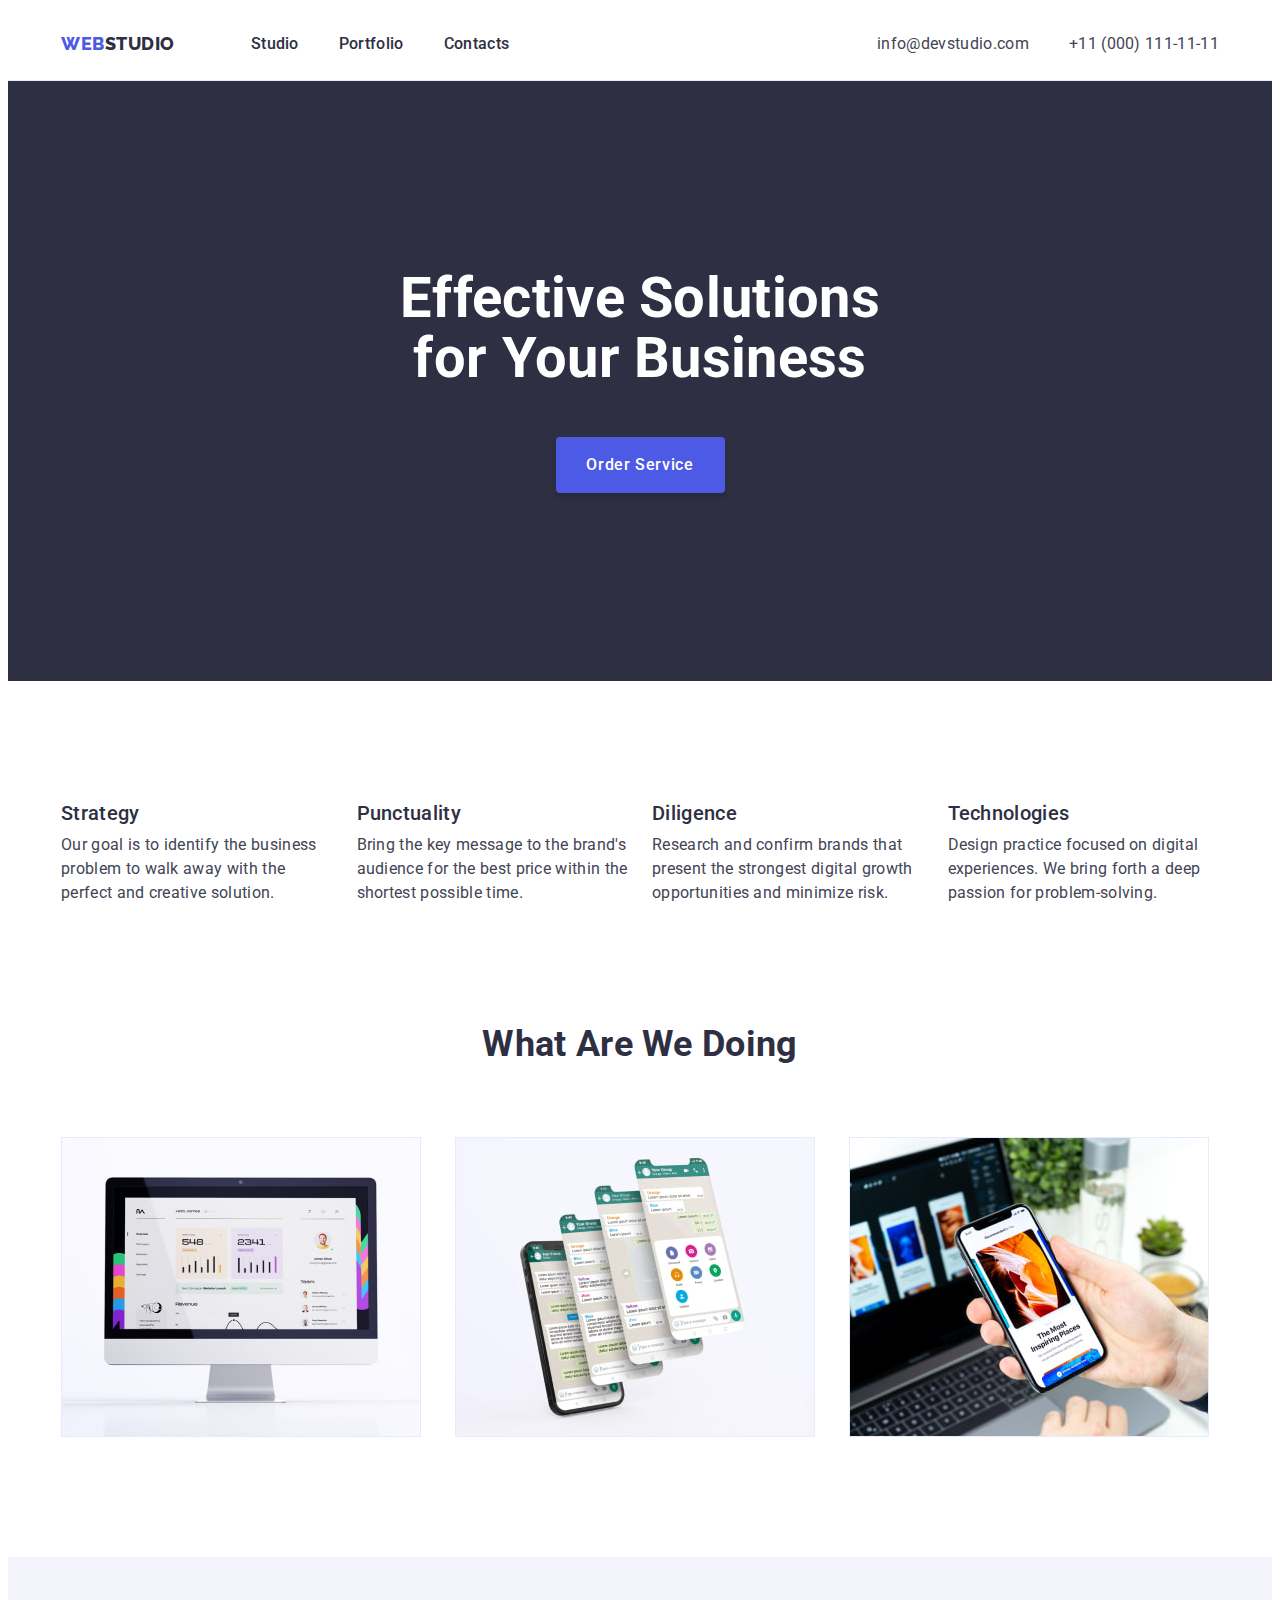
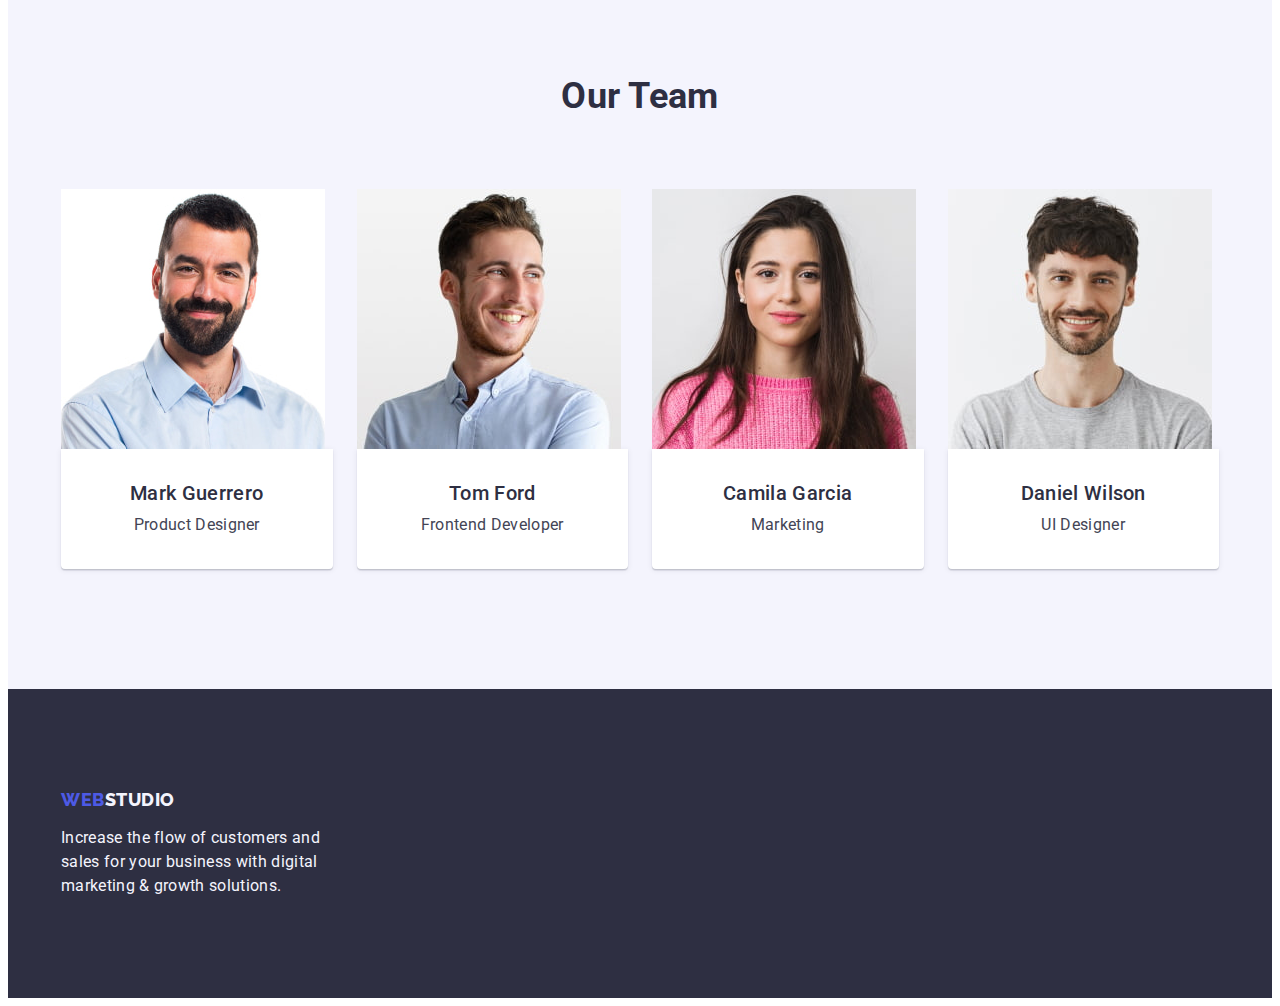
<file: index.html>
<!DOCTYPE html>
<html lang="en">
  <head>
    <meta charset="UTF-8" />
    <meta http-equiv="X-UA-Compatible" content="IE=edge" />
    <meta name="viewport" content="width=device-width, initial-scale=1.0" />
    <title>HOMEWORK</title>
    <!--Основные шрифты-->
    <link rel="preconnect" href="https://fonts.googleapis.com" />
    <link rel="preconnect" href="https://fonts.gstatic.com" crossorigin />
    <link
      href="https://fonts.googleapis.com/css2?family=Raleway:wght@700&family=Roboto:wght@400;500;700;900&display=swap"
      rel="stylesheet"
    />
    <!-- Normalize -->
    <link
      rel="stylesheet"
      href="https://cdnjs.cloudflare.com/ajax/libs/modern-normalize/1.1.0/modern-normalize.min.css"
      integrity="sha512-wpPYUAdjBVSE4KJnH1VR1HeZfpl1ub8YT/NKx4PuQ5NmX2tKuGu6U/JRp5y+Y8XG2tV+wKQpNHVUX03MfMFn9Q=="
      crossorigin="anonymous"
      referrerpolicy="no-referrer"
    />
    <!--Касстомные стили-->
    <link rel="stylesheet" href="./css/styles.css" />
  </head>
  <body>
    <!--секция хедер-->
    <header class="header">
      <div class="header-container container">
        <!--главная навигация-->
        <nav class="nav">
          <a class="logo-ferst link" href="/index.html"
            >WEB<span class="logo-secondary">STUDIO</span></a
          >
          <ul class="nav-list list">
            <li class="nav-item"><a class="nav-link link" href="./index.html">Studio</a></li>
            <li class="nav-item"><a class="nav-link link" href="./portfolio.html">Portfolio</a></li>
            <li class="nav-item"><a class="nav-link link" href="">Contacts</a></li>
          </ul>
        </nav>

        <address class="contacts">
          <ul class="header-list list">
            <li class="header-item">
              <a class="header-contacts link" href="mailto:info@devstudio.com"
                >info@devstudio.com</a
              >
            </li>
            <li class="header-item">
              <a class="header-contacts link" href="tel:+11(000)111-11-11"
                >+11 (000) 111-11-11</a
              ></li
            >
          </ul>
        </address>
      </div>
    </header>
    <!--Уникальный контент-->
    <main>
      <!--Секция Герой-->
      <section class="hero section">
        <div class="hero-container container">
          <h1 class="hero-title"
            >Effective Solutions<br />
            for Your Business</h1
          >
          <button class="hero-button" type="button">Order Service</button>
        </div>
      </section>
      <!--Секция О нас-->
      <section class="about section">
        <div class="container">
          <h2 class="visually-hidden">About us</h2>
          <ul class="about-list list">
            <li class="about-item">
              <h3 class="about-title">Strategy</h3>
              <p class="about-text"
                >Our goal is to identify the business problem to walk away with the perfect and
                creative solution.
              </p>
            </li>
            <li class="about-item">
              <h3 class="about-title">Punctuality</h3>
              <p class="about-text"
                >Bring the key message to the brand's audience for the best price within the
                shortest possible time.</p
              >
            </li>
            <li class="about-item">
              <h3 class="about-title">Diligence</h3>
              <p class="about-text"
                >Research and confirm brands that present the strongest digital growth opportunities
                and minimize risk.</p
              >
            </li>
            <li class="about-item">
              <h3 class="about-title">Technologies</h3>
              <p class="about-text"
                >Design practice focused on digital experiences. We bring forth a deep passion for
                problem-solving.</p
              >
            </li>
          </ul>
        </div>
      </section>

      <section class="work section">
        <div class="container">
          <h2 class="work-title">What are we doing</h2>
          <ul class="work-list list">
            <li class="work-item"><img src="./images/img1.jpg" alt="кодинг" width="360" /></li>
            <li class="work-item"
              ><img src="./images/img2.jpg" alt="ноутбук з презентацією" width="360"
            /></li>
            <li class="work-item"
              ><img src="./images/img3.jpg" alt="палітра кольорів" width="360"
            /></li>
          </ul>
        </div>
      </section>
      <!--Секция Наша команда-->
      <section class="team section">
        <div class="container">
          <h2 class="team-title">Our Team</h2>
          <ul class="team-list list">
            <li class="team-item">
              <img
                class="team-image"
                src="./images/img4.jpg"
                alt="фото Ігор Дем'яненко"
                width="264"
              />
              <div class="team-info">
                <h3 class="team-title-name">Mark Guerrero</h3>
                <p class="team-text">Product Designer</p>
              </div>
            </li>
            <li class="team-item">
              <img class="team-image" src="./images/img5.jpg" alt="фото Ольга Рєпіна" width="264" />
              <div class="team-info">
                <h3 class="team-title-name">Tom Ford</h3>
                <p class="team-text">Frontend Developer</p>
              </div>
            </li>
            <li class="team-item">
              <img
                class="team-image"
                src="./images/img6.jpg"
                alt="фото Микола Тарасов"
                width="264"
              />
              <div class="team-info">
                <h3 class="team-title-name">Camila Garcia</h3>
                <p class="team-text">Marketing</p>
              </div>
            </li>
            <li class="team-item">
              <img
                class="team-image"
                src="./images/img7.jpg"
                alt="фото Михайло Єрмаков"
                width="264"
              />
              <div class="team-info">
                <h3 class="team-title-name">Daniel Wilson</h3>
                <p class="team-text">UI Designer</p>
              </div>
            </li>
          </ul>
        </div>
      </section>
    </main>
    <!--Секция футер-->
    <footer class="footer">
      <div class="container">
        <a class="footer-logo link" href="/index.html"
          >WEB<span class="footer-logo-secondary">STUDIO</span></a
        >
        <p class="footer-text"
          >Increase the flow of customers and sales for your business with digital marketing &
          growth solutions.</p
        >
      </div>
    </footer>
  </body>
</html>
</file>
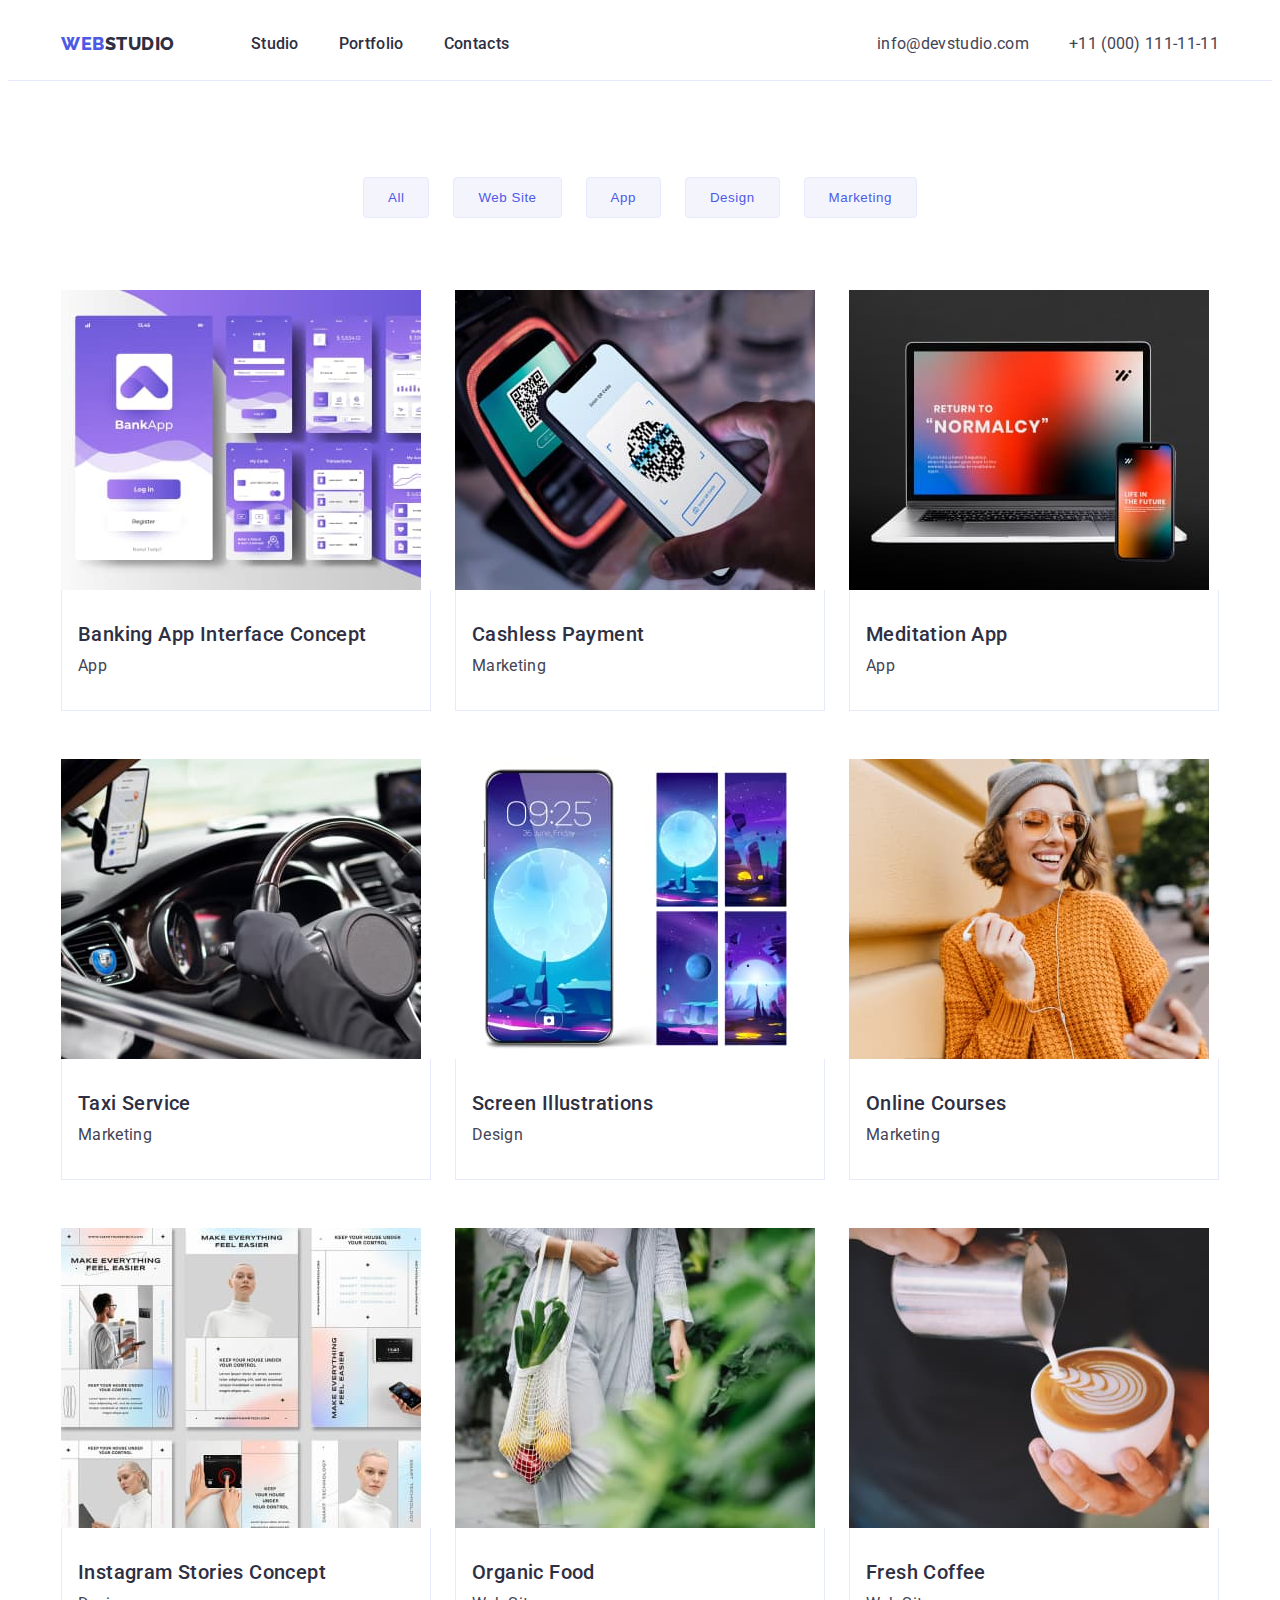
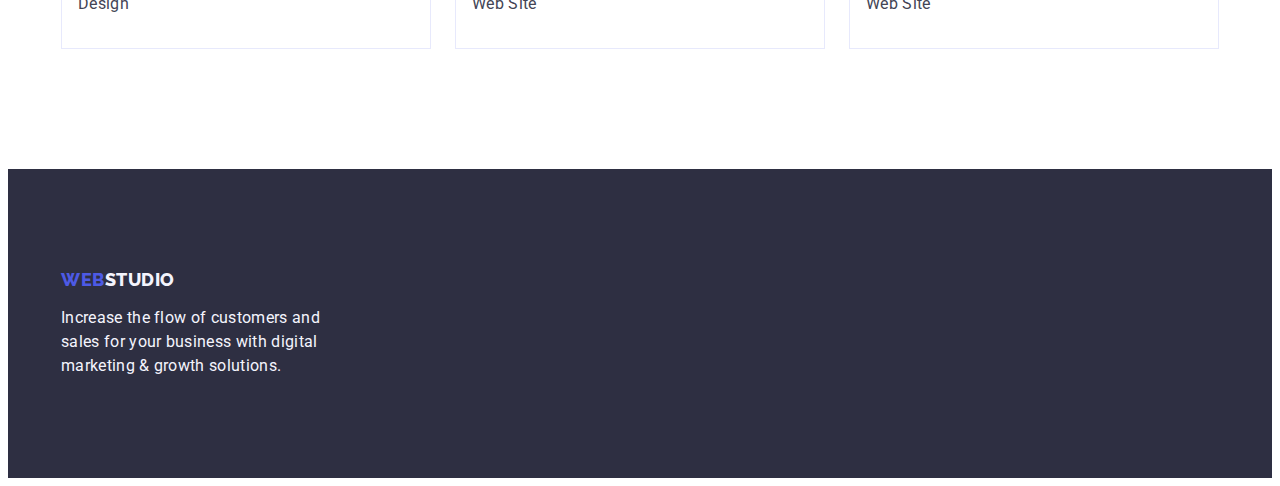
<file: portfolio.html>
<!DOCTYPE html>
<html lang="ru">
<head>
    <meta charset="UTF-8">
    <meta http-equiv="X-UA-Compatible" content="IE=edge">
    <meta name="viewport" content="width=device-width, initial-scale=1.0">
    <title>HOMEWORK</title>
    <!--Основные шрифты-->
    <link rel="preconnect" href="https://fonts.googleapis.com">
    <link rel="preconnect" href="https://fonts.gstatic.com" crossorigin>
    <link href="https://fonts.googleapis.com/css2?family=Raleway:wght@700&family=Roboto:wght@400;500;700;900&display=swap"
        rel="stylesheet">
  <!-- Normalize -->
    <link
      rel="stylesheet"
      href="https://cdnjs.cloudflare.com/ajax/libs/modern-normalize/1.1.0/modern-normalize.min.css"
      integrity="sha512-wpPYUAdjBVSE4KJnH1VR1HeZfpl1ub8YT/NKx4PuQ5NmX2tKuGu6U/JRp5y+Y8XG2tV+wKQpNHVUX03MfMFn9Q=="
      crossorigin="anonymous"
      referrerpolicy="no-referrer"
    />
    <!--Касстомные стили-->
    <link rel="stylesheet" href="./css/styles.css">
    
</head>
<body>
    <!--секция хедер-->
    <header class="header">
        <div class="header-container container">

    <!--главная навигация-->
        <nav class="nav">
            <a class="logo-ferst link" href="/index.html">WEB<span class="logo-secondary">STUDIO</span></a> 
            
            <ul class="nav-list list">
                <li class="nav-item"><a class="nav-link link" href="./index.html">Studio</a></li>
                <li class="nav-item"><a class="nav-link link" href="./portfolio.html">Portfolio</a></li>
                <li class="nav-item"><a class="nav-link link" href="">Contacts</a></li>
            </ul>
        </nav>

       <address class="contacts">
         <ul class="header-list list">
            <li class="header-item"> <a class="header-contacts link" href="mailto:info@devstudio.com">info@devstudio.com</a> </li>
            <li class="header-item"> <a class="header-contacts link" href="tel:+11(000)111-11-11">+11 (000) 111-11-11</a></li>
        </ul>
       </address>
        </div>
    
    </header>

    <!-- Уникальный контент страницы -->
    <main>
        <!--Секция фильтр-->
        <section class="filter section">
            <div class="container">
                <h1 class="visually-hidden">Portfolio</h1>
                <ul class="filter-list list">
                    <li class="filter-item"><button class="filter-button" type="button">All</button></li>
                    <li class="filter-item"><button class="filter-button" type="button">Web Site</button></li>
                    <li class="filter-item"><button class="filter-button" type="button">App</button></li>
                    <li class="filter-item"><button class="filter-button" type="button">Design</button></li>
                    <li class="filter-item"><button class="filter-button" type="button">Marketing</button></li>
                </ul>
        
                <ul class="portfolio-list list">
                    <li class="portfolio-item">
                        <a class="portfolio-link link" href="">
                        <img src="./images/img-1.jpg" alt="Banking App" width="360">
                        <div class="portfolio-block">
                            <h2 class="portfolio-title">Banking App Interface Concept</h2>
                            <p class="portfolio-text">App</p>
                        </div>
                        </a>    
                    </li>
                    <li class="portfolio-item">
                        <a class="portfolio-link link" href="">
                        <img src="./images/img-2.jpg" alt="phone" width="360">
                        <div class="portfolio-block">
                            <h2 class="portfolio-title">Cashless Payment</h2>
                            <p class="portfolio-text">Marketing</p>
                        </div>
                        </a>    
                    </li>
                    <li class="portfolio-item">
                        <a class="portfolio-link link" href="">
                        <img src="./images/img-3.jpg" alt="laptop" width="360">
                        <div class="portfolio-block">
                            <h2 class="portfolio-title">Meditation App</h2>
                            <p class="portfolio-text">App</p>
                        </div>
                        </a>    
                    </li>
                    <li class="portfolio-item">
                        <a class="portfolio-link link" href="">
                        <img src="./images/img-4.jpg" alt="car" width="360">
                        <div class="portfolio-block">
                            <h2 class="portfolio-title">Taxi Service</h2>
                            <p class="portfolio-text">Marketing</p>
                        </div>
                        </a>    
                    </li>
                    <li class="portfolio-item">
                        <a class="portfolio-link link" href="">
                        <img src="./images/img-5.jpg" alt="Screen" width="360">
                        <div class="portfolio-block">
                            <h2 class="portfolio-title" >Screen Illustrations</h2>
                            <p class="portfolio-text">Design</p>
                        </div>
                        </a>    
                    </li>
                    <li class="portfolio-item">
                        <a class="portfolio-link link" href="">
                        <img src="./images/img-6.jpg" alt="girl" width="360">
                        <div class="portfolio-block">
                            <h2 class="portfolio-title">Online Courses</h2>
                            <p class="portfolio-text">Marketing</p>
                        </div>
                        </a>    
                    </li>
                    <li class="portfolio-item">
                        <a class="portfolio-link link" href="">
                        <img src="./images/img-7.jpg" alt="design" width="360">
                        <div class="portfolio-block">
                            <h2 class="portfolio-title">Instagram Stories Concept</h2>
                            <p class="portfolio-text">Design</p>
                        </div>
                        </a>    
                    </li>
                    <li class="portfolio-item">
                        <a class="portfolio-link link" href="">
                        <img src="./images/img-8.jpg" alt="fruits" width="360">
                        <div class="portfolio-block">
                            <h2 class="portfolio-title">Organic Food</h2>
                            <p class="portfolio-text">Web Site</p>
                        </div>
                        </a>    
                    </li>
                    <li class="portfolio-item">
                        <a class="portfolio-link link" href="">
                        <img src="./images/img-9.jpg" alt="coffe" width="360">
                        <div class="portfolio-block">
                            <h2 class="portfolio-title">Fresh Coffee</h2>
                            <p class="portfolio-text">Web Site</p>
                        </div>
                        </a>    
                    </li>
                </ul>
            </div>
        </section>
    </main>
        <!--Секция футер-->
    <footer class="footer">
        <div class="container">
            <a class="footer-logo link" href="/index.html">WEB<span class="footer-logo-secondary">STUDIO</span></a> 
            <p class="footer-text">Increase the flow of customers and sales for your business with digital marketing & growth solutions.</p>
        </div>
    </footer>
</body>
</html>
</file>
<file: css/styles.css>
:root {
  /* ОСНОВНЫЕ ШРИФТЫ */
  --main-font: 'Roboto', sans-serif;
  --secondary-font: 'Raleway', sans-serif;

  /* СВЕТЛЫЕ ОТТЕНКИ ШРИФТА */
  --primary-txt--mode-light: #ffffff;
  --secondary-txt--mode-light: #4d5ae5;
  --main-txt--mode-light: #f4f4fd;

  /* ТЕМНЫЕ ОТТЕНКИ ШРИФТА */
  --primary-txt--mode-dark: #2e2f42;
  --secondary-txt--mode-dark: #434455;

  /* СВЕТЛЫЕ ОТТЕНКИ ФОНА */
  --primary-bg--mode-light: #ffffff;
  --secondary-bg--mode-light: #f4f4fd;

  /* ТЕМНЫЕ ОТТЕНКО ФОНА */
  --primary-bg--mode-dark: #4d5ae5;
  --secondary-bg--mode-dark: #2e2f42;

  --border:#e7e9fc;
}

/* СТИЛИ НАСЛЕДОВАНИЯ */
body {
  /* background-color: var(--primary-bg--mode-light); */
  font-family: 'Roboto', sans-serif;
  font-size: 16px;
  line-height: 1.5;
  letter-spacing: 0.02em;
  color: var(-secondary-txt--mode-dark);
}

h1,
h2,
h3,
h4,
h5,
h6,
p {
  margin: 0;
}

img {
  display: block;
}

.list{
  list-style: none;
  padding: 0;
  margin: 0;
}

.link {
  color: inherit;
  padding-left: 0px;
  margin-top: 0px;
  margin-bottom: 0px;
  text-decoration: none;
}

/* reset start */
.visually-hidden {
  position: absolute;
  width: 1px;
  height: 1px;
  margin: -1px;
  border: 0;
  padding: 0;

  white-space: nowrap;
  clip-path: inset(100%);
  clip: rect(0 0 0 0);
  overflow: hidden;
}
/* button {
  cursor: pointer;
} */

.section {
  padding: 120px 0;
}
.container {
  width: 1158px;
  padding: 0 15px;
  margin: 0 auto;
}

/* ШАПКА СТРАНИЦЫ */
.header {
  padding: 24px 0;
  border-bottom: 1px solid #e7e9fc;
  background: var(--primary-bg--mode-light);
}

.header-container {
  display: flex;
  align-items: center;
}

/* НАВИГАЦИЯ */
.nav {
  display: flex;
  align-items: center; 
}

/* ЛОТИП */
.logo-ferst {
  font-family: var(--secondary-font);
  font-weight: 800;
  font-size: 18px;
  line-height: 1.187;
  letter-spacing: 0.03em;
  text-decoration: none;
  color: var(--secondary-txt--mode-light);
  margin-right: 76px;
}

.logo-secondary {
  color: var(--primary-txt--mode-dark);
}

.nav-list {
  display: flex;
  gap: 40px;
}

.nav-link {
  padding: 24px 0;
  font-weight: 500;
  font-size: 16px;
  line-height: 1.5;
  letter-spacing: 0.02em;
  color: var(--primary-txt--mode-dark);
}

.nav-link:hover,
.nav-link:focus {
  color: #404bbf;
}

.contacts{
  font-style: normal;
  margin-left: auto;
}

.header-list {
  display: flex;
  gap: 40px;  
}

/*Контакты*/

.header-contacts {
  font-family: "Roboto";
  color: var(--secondary-txt--mode-dark);
  font-size: 16px;
  line-height: 1.5;
  letter-spacing: 0.02em;
  }

.header-contacts:hover,
.header-contacts:focus {
  color: #404bbf;
}

/* СЕКЦИЯ ГЕРОЙ */
.hero {
  padding: 188px 0;
  background: var(--secondary-bg--mode-dark);
  text-align: center;
}

.hero-title {
  font-weight: 700;
  font-size: 56px;
  line-height: 1.07;
  text-align: center;
  color: var(--primary-txt--mode-light);
  max-width: 496px;
  margin: auto;
  margin-bottom: 48px;
}

.hero-button {
  margin: auto;
  display: block; 
  min-width: 169px;
  height: 56px;
  border: none;
  background-color: var(--primary-bg--mode-dark);
  border-radius: 4px;
  cursor: pointer;
  font-family: var(--main-font);
  color: var(--primary-txt--mode-light);
  font-size: 16px;
  line-height: 1.5;
  font-weight: 500;
  text-align: center;
  letter-spacing: 0.04em;
  box-shadow: 0px 4px 4px rgba(0, 0, 0, 0.15);
}

.hero-button:hover,
.hero-button:focus {
  background-color: #404bbf;
}

/* СЕКЦИЯ АССОЦИАЦИЙ */
.about-list {
  display: flex;
  gap: 24px;
}

.about-item {
  width: calc((100% - 72px) / 4);
}

.about-title {
  margin-bottom: 8px;
  font-weight: 500;
  font-size: 20px;
  line-height: 1.2;
  color: var(--primary-txt--mode-dark);
}

.about-text {
  color: var(--secondary-txt--mode-dark);
}





/* СЕКЦИЯ РАБОТ */
.work{
  padding-top: 0;
}

.work-title {
  margin-bottom: 72px;
}
.work-list {
  display: flex;
  gap: 24px;
}

.work-title {
  font-weight: 700;
  font-size: 36px;
  line-height: 1.11;
  text-align: center;
  color: var(--primary-txt--mode-dark);
  text-transform: capitalize;
}

.work-item{
  width: calc((100% - 48px) / 3);
}

.team {
  background-color: var(--secondary-bg--mode-light);
}

.team-title {
  font-weight: 700;
  font-size: 36px;
  line-height: 1.11;
  text-align: center;
  color: var(--primary-txt--mode-dark);
  text-transform: capitalize;

  margin-bottom: 72px;
}

.team-list {
  display: flex;
  gap: 24px;
}

.team-item {
  width: calc((100% - 72px) / 4); 
  border-radius: 0px 0px 4px 4px; 
  /* margin-right: 24px; */
}

/* .team-item:last-child {
  margin-right: 0px;
} */

.team-info{
  padding: 32px 16px;
  background: #FFFFFF;
  box-shadow: 0px 1px 6px rgba(46, 47, 66, 0.08), 0px 1px 1px rgba(46, 47, 66, 0.16), 0px 2px 1px rgba(46, 47, 66, 0.08);
  border-radius: 0px 0px 4px 4px;
}

.team-title-name {
  font-weight: 500;
  font-size: 20px;
  line-height: 1.2;
  text-align: center;
  color: var(--primary-txt--mode-dark);
  text-align: center;
  margin-bottom: 8px;
}

.team-text {
  text-align: center;
  color: var(--secondary-txt--mode-dark);
}

/* ПОДВАЛ СТРАНИЦЫ */
.footer {
  padding-top: 100px;
  padding-bottom: 100px;
  background: var(--secondary-bg--mode-dark);
}

.footer-logo {
  font-family: var(--secondary-font);
  font-weight: 800;
  font-size: 18px;
  line-height: 1.17;
  letter-spacing: 0.03em;
  text-transform: uppercase;
  color: var(--secondary-txt--mode-light);
  display: inline-block;
  margin-bottom: 16px;
}

.footer-logo-secondary {
  font-family: var(--secondary-font);
  font-weight: 800;
  font-size: 18px;
  line-height: 1.17;
  letter-spacing: 0.03em;
  text-transform: uppercase;
  color: var(--main-txt--mode-light);
}

.footer-text {
  width: 264px;
  color: var(--main-txt--mode-light);
}
/*--Страница портфолио--*/
/* Секция фильтр */
.filter{
  padding: 96px 0 120px;
}
.filter-list {
  display: flex;
  justify-content: center;
  gap: 24px;
  margin-bottom: 72px;
}

.filter-button {
  padding: 12px 24px 12px;
  border: 1px solid var(--border);
  border-radius: 4px;
  font-weight: 500;
  text-align: center;
  letter-spacing: 0.04em;
  color: #4d5ae5;
  background: #f4f4fd;
  cursor: pointer;
}

.filter-button:hover,
.filter-button:focus {
  background: #404bbf;
  border: 1px solid transparent;
  color: var(--primary-txt--mode-light);
}

/*Секция портфолио*/
.portfolio-list {
  display: flex;
  flex-wrap: wrap;
  column-gap: 24px;
  row-gap: 48px; 
}

.portfolio-item {
  width: calc((100% - 48px) / 3);
}

.portfolio-block{ 
  padding: 32px 16px;
  border: 1px solid #e7e9fc; 
  border-top: none;
}

.portfolio-title { 
  margin-bottom: 8px;
  font-weight: 500;
  font-size: 20px;
  line-height: 1.2;
  letter-spacing: 0.02em;
  color: var(--primary-txt--mode-dark);
}

.portfolio-text { 
  font-size: 16px;
  line-height: 1.5;
  letter-spacing: 0.02em;
  color: var(--secondary-txt--mode-dark);
}
</file>
